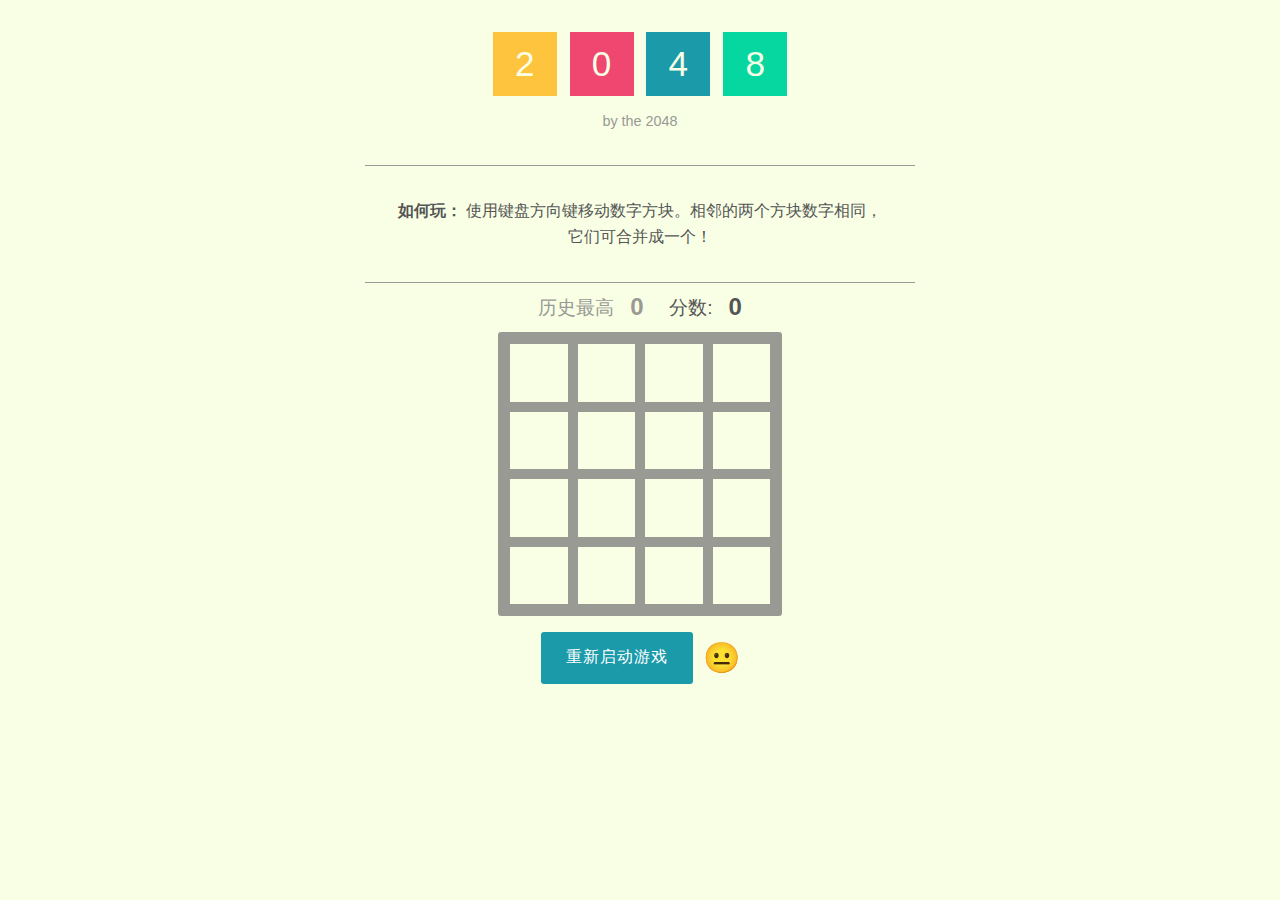
<file: h5游戏/2048/index.html>
<!DOCTYPE html>
<html>
	<head>
		<meta http-equiv="Content-Type" content="text/html; charset=utf-8" />
		<meta name="viewport" content="width=device-width,initial-scale=1.0,maximum-scale=1.0,minimum-scale=1.0,user-scalable=0">
		<title>2048</title>
		<meta name="keywords" content="游戏" />
		<meta name="description" content="游戏 | 2048小游戏" /> 
		<link rel="stylesheet" href="css/style.css"/>
	</head>

	<body>

		<header>
			<div class="container">
				<h1><span>2</span><span>0</span><span>4</span><span>8</span></h1>
				<p class="inspired">by the 2048</p>
			</div>
		</header>

		<div class="container">
			<div class="directions">
				<p id="haiyong" class="haiyong"><strong>如何玩：</strong> 使用键盘方向键移动数字方块。相邻的两个方块数字相同，它们可合并成一个！</p>
			</div>
			<div class="scores">
				<div class="score-container best-score">
					历史最高
					<div class="score">
						<div id="bestScore">0</div>
					</div>
				</div>
				<div class="score-container">
					分数:
					<div class="score">
						<div id="score">0</div>
						<div class="add" id="add"></div>
					</div>
				</div>
			</div>
			<div class="game">
				<div id="tile-container" class="tile-container"></div>
				<div class="end" id="end">游戏结束<div class="monkey">🙈</div><button class="btn not-recommended__item js-restart-btn"
					 id="try-again">再试一次</button></div>
			</div>

			<div class="not-recommended">
				<button class="btn not-recommended__item js-restart-btn" id="restart">重新启动游戏</button>
				<span class="not-recommended__annotation"></span>
			</div>
		
		</div>

		<script src="js/script.js"></script>
	</body>
</html>
</file>
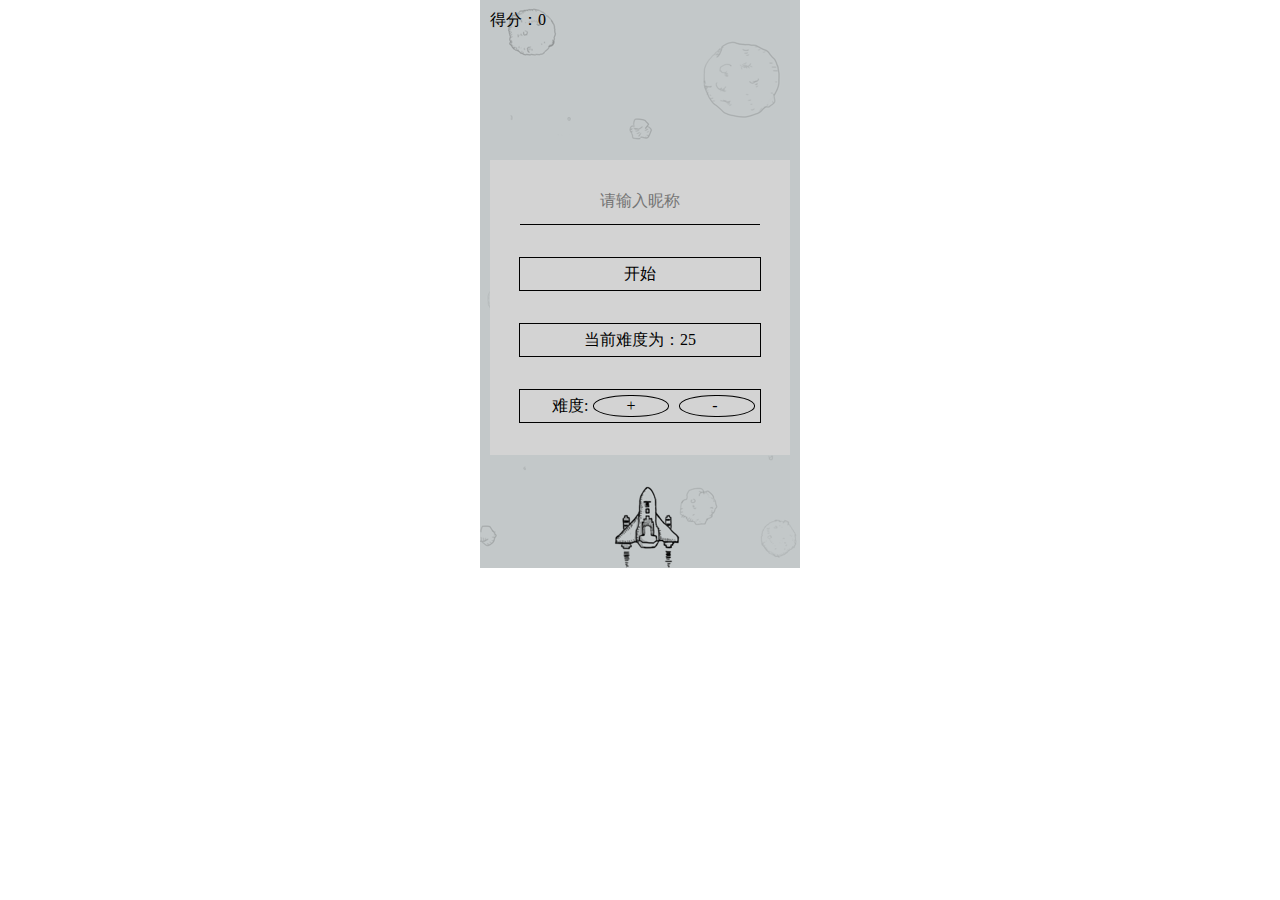
<file: h5游戏/air/index.html>
<!DOCTYPE html>
<html lang="en">

<head>
    <meta charset="UTF-8">
    <meta http-equiv="X-UA-Compatible" content="IE=edge">
    <meta name="viewport" content="width=device-width, initial-scale=1.0">
    <title>飞机大战</title>
    <link rel="stylesheet" href="css/reset.css">
    <style>
        #container {
            width: 320px;
            height: 568px;
            background-image: url(img/background.png);
            position: relative;
            margin: 0 auto;
        }

        #hero {
            width: 66px;
            height: 82px;
            background-image: url(img/herofly.png);
            position: absolute;
            left: 42%;
            top: 486px;
        }

        .enemy {
            width: 38px;
            height: 34px;
            background-image: url(img/enemy1.png);
            position: absolute;
            top: -34px;
        }

        .bullet {
            width: 6px;
            height: 14px;
            background-image: url(img/bullet1.png);
            position: absolute;
        }

        #score {
            position: absolute;
            left: 10px;
            top: 10px;
        }

        #start,
        #end {
            width: 300px;
            background-color: lightgray;
            position: absolute;
            top: 160px;
            left: 50%;
            margin-left: -150px;
            padding: 2rem 0;
            z-index: 1000;
        }

        #start .input {
            width: 80%;
            height: 2rem;
            line-height: 2rem;
            margin-left: 10%;
            border-bottom: 1px solid black;
        }

        input {
            display: block;
            width: 100%;
            text-align: center;
        }

        .but {
            width: 80%;
            height: 2rem;
            line-height: 2rem;
            text-align: center;
            border: 1px solid black;
            margin: 2rem auto 0;
        }

        #end {
            display: none;
        }

        #end #showScore {
            line-height: 1.6rem;
            font-size: 1.4rem;
            text-align: center;
        }

        ul {
            margin: 1.2rem 2rem;
        }

        ul li {
            display: flex;
            justify-content: space-between;
        }

        .hard {
            margin-top: 10%;
            width: 80%;
            height: 2rem;
            line-height: 2rem;
            text-indent: 2em;
            border: 1px solid black;
            margin: 2rem auto 0;
            display: flex;
        }

        .hard span {
            flex: 1;
            margin: 5px;
            border-radius: 48%;
            line-height: 20px;
            border: 1px solid black;
        }
    </style>
</head>

<body>
    <div id="container">
        <div id="start">
            <div class="input">
                <input id="nick" type="text" placeholder="请输入昵称">
            </div>
            <div id="startBut" class="but">开始</div>
            <div id="root">
                <div class="but">当前难度为：<span id="hards">25</span></div>
                <div class="hard">难度:<span id="add">+</span><span id="sub">-</span></div>
            </div>
        </div>
        <div id="end">
            <p id="showScore">100</p>
            <ul>
                <!-- <li>
                    <span>1.</span>
                    <span>leo</span>
                    <span>96</span>
                </li> -->
            </ul>
            <div id="againBut" class="but">再来一次</div>
        </div>
        <p id="score">得分：0</p>
        <div id="hero"></div>
        <div id="enemy">
            <!-- 只有管理权限，没有定位权限 -->
            <!-- <div class="enemy"></div> -->
        </div>
        <div id="bullet">
            <!-- 只有管理权限，没有定位权限 -->
            <!-- <div class="bullet"></div> -->
        </div>
    </div>
</body>
<script src="js/public.js"></script>
<script>
    // 标签
    var dContainer = document.getElementById("container");
    // 全局变量
    var sw = 320;
    var sh = 568;
    var timer = null;

    if (isPhone()) {
        Phonew = document.documentElement.clientWidth + 'px';
        Phoneh = document.documentElement.clientHeight + 'px';
        dContainer.style.width = Phonew;
        dContainer.style.height = Phoneh;
        sw = document.documentElement.offsetWidth;
        sh = document.documentElement.offsetHeight;
    }

</script>
<script src="js/bg.js"></script>
<script src="js/hero.js"></script>
<script src="js/enemy.js"></script>
<script src="js/bullet.js"></script>
<script src="js/check.js"></script>
<script>
    //获取标签
    var dStart = document.getElementById("start");
    var dEnd = document.getElementById("end");
    var startBut = document.getElementById("startBut");
    var againBut = document.getElementById("againBut");
    var iptNick = document.getElementById("nick");
    var pShowScore = document.getElementById("showScore");
    var ul = document.querySelector("ul");
    var add = document.getElementById("add");
    var sub = document.getElementById("sub");
    var hards = document.getElementById("hards");
    // 开始游戏（开启计时）
    var sotime = 25
    function start() {
        timer = setInterval(function () {
            // 2.1 背景滚动
            bgMove();
            // 2.2 hero的操作  pc键盘
            heroMove();
            // 2.3 敌机的创建与运动
            enemyMove();
            // 2.4 子弹的创建与运动
            bulletMove();
            // 2.5 碰撞检测
            check();
        }, sotime)
    }

    //游戏结束
    function gameover() {
        //停止计时
        clearInterval(timer);
        //修改本次得分
        pShowScore.innerHTML = score;
        // 设置排行榜
        setPHB();
        // 显示结束面板
        dEnd.style.display = "block";
    }

    //再来一次
    function again() {
        dEnd.style.display = "none";
        dStart.style.display = "block";
    }

    function setPHB() {
        if (!localStorage.phb) {
            localStorage.phb = "[]";
        }
        var arr = JSON.parse(localStorage.phb);
        var isExit = -1; //昵称是否存在  -1表示不存在
        for (var i = 0; i < arr.length; i++) {
            if (arr[i].nick === iptNick.value) {
                // 存在
                isExit = i;
                break;
            }
        }
        if (isExit != -1) {
            // 更新数据
            arr[isExit].score = score;
        } else {
            //将新数据放入数组
            arr.push({
                nick: iptNick.value,
                score: score
            });
        }
        // 排序
        arr = arr.sort(function (a, b) {
            return b.score - a.score;
        })
        //设置ul的内容
        setUl(arr);

        //将新数据存入到本地
        localStorage.phb = JSON.stringify(arr);
    }
    function setUl(arr) {
        ul.innerHTML = "";
        for (var i = 0; i < arr.length; i++) {
            if (i > 2) {
                break;
            }
            var li = document.createElement("li");
            li.innerHTML = `
                    <span>${i + 1}.</span>
                    <span>${arr[i].nick}</span>
                    <span>${arr[i].score}</span>
            `;
            ul.appendChild(li);
        }
    }

    startBut.onclick = function () {
        if (iptNick.value === "") {
            alert("昵称不能为空");
            return;
        }
        dStart.style.display = 'none';
        start();
    }

    againBut.onclick = function () {
        again();
        //数据还原
        dis = 0;
        count = 0;
        dBullet.innerHTML = "";
        score = 0;
        pScore.innerHTML = "得分：0";
        dEnemy.innerHTML = "";
        setHeroPosition();
    }
    add.onclick = function () {
        sotime = sotime - 1;
        hards.innerHTML = 50-sotime;
    }
    sub.onclick = function () {
        sotime = sotime + 1;
        hards.innerHTML = 50-sotime;
    }

    // phb = [{
    //     nick: "leo",
    //     score: "100"
    // }, {
    //     nick: "li",
    //     score: "80"
    // }]
</script>
</html>
</file>
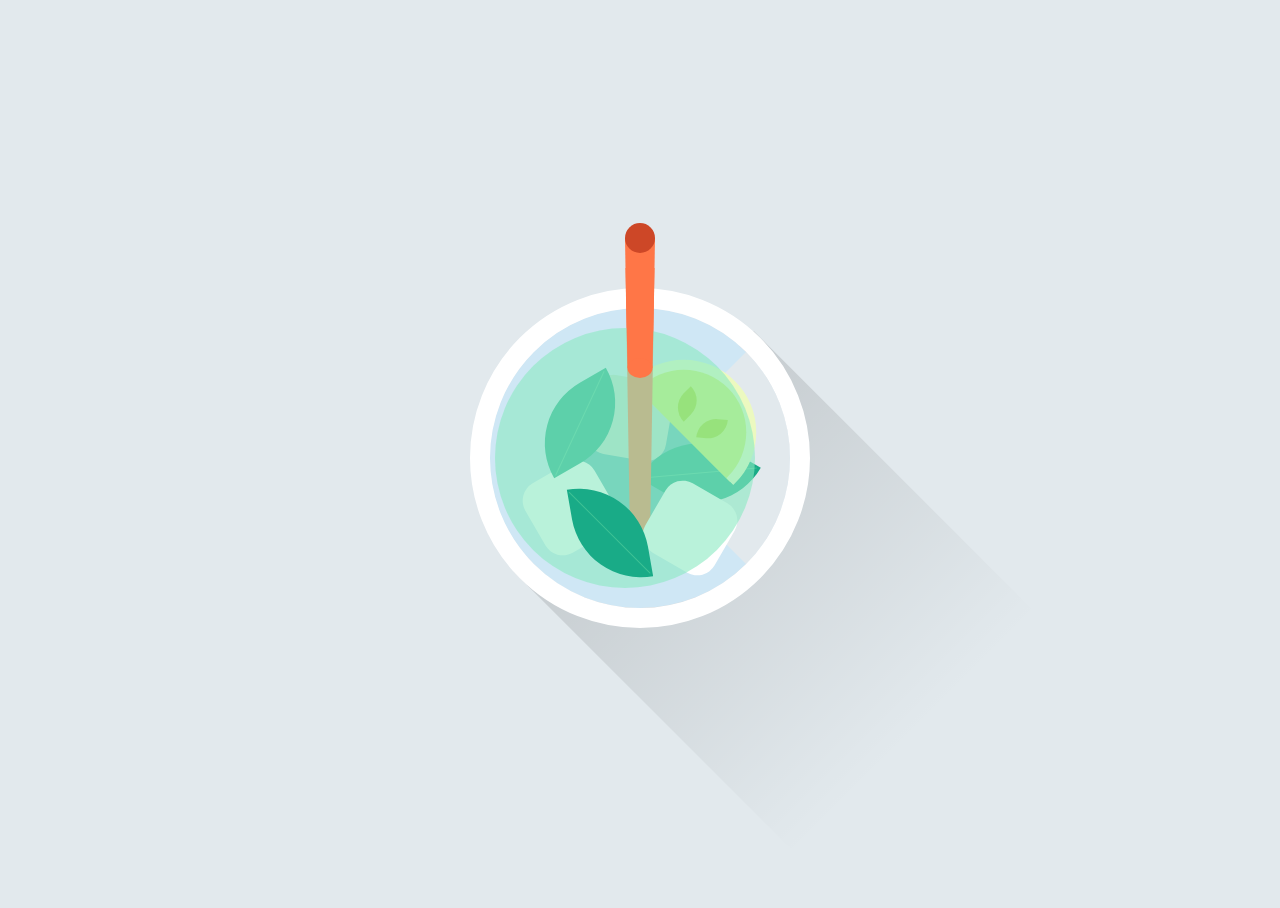
<file: 柠檬茶.html>
<!DOCTYPE html>
<html lang="en">
<head>
    <meta charset="UTF-8">
    <meta http-equiv="X-UA-Compatible" content="IE=edge">
    <meta name="viewport" content="width=device-width, initial-scale=1.0">
    <title>薄荷柠檬茶</title>
</head>
<style>
html,
body,
.wrapper {
  height: 100%;
}

body {
  overflow: hidden;
  background: #e2e9ed;
}

.wrapper {
  display: grid;
  align-items: center;
  justify-content: center;
}

.cooltea {
  position: relative;
  width: 300px;
  height: 300px;
  border: 20px solid #fff;
  border-radius: 50%;
}
.cooltea:before {
  position: absolute;
  z-index: -2;
  width: 0;
  height: 0;
  content: '';
  border-top: 150px solid #cfe7f5;
  border-right: 150px solid #e2e9ed;
  border-bottom: 150px solid #cfe7f5;
  border-left: 150px solid #cfe7f5;
  border-radius: 150px;
}
.cooltea:after {
  position: absolute;
  z-index: -1;
  top: 70px;
  right: 70px;
  bottom: 70px;
  left: 70px;
  content: '';
  border-radius: 50%;
  background: #5db8b6;
}
.cooltea .liquid {
  position: absolute;
  z-index: 3;
  top: 20px;
  right: 20px;
  bottom: 20px;
  left: 20px;
  transform: translatex(-15px);
  -webkit-animation: liquid 1.5s ease-in-out infinite;
  animation: liquid 1.5s ease-in-out infinite;
  border-radius: 50%;
  background: rgba(139, 233, 193, 0.6);
}
.cooltea .straw {
  position: absolute;
  z-index: 1;
  bottom: 70px;
  left: 50%;
  width: 20px;
  height: 0;
  transform: translatex(-50%);
  border-top: 300px solid #ff7647;
  border-right: 5px solid transparent;
  border-left: 5px solid transparent;
}
.cooltea .straw:before {
  position: absolute;
  top: -310px;
  right: 0;
  left: 0;
  height: 20px;
  content: '';
  transform: scale(1.5);
  border-radius: 50%;
  background: #cd4727;
}
.cooltea .straw:after {
  position: absolute;
  top: -10px;
  right: 0;
  left: 0;
  height: 20px;
  content: '';
  border-radius: 50%;
  background: #ff7647;
}
.cooltea .straw-surface {
  position: absolute;
  z-index: 5;
  bottom: 240px;
  left: 50%;
  width: 25px;
  height: 0;
  transform: translatex(-50%);
  border-top: 100px solid #ff7647;
  border-right: 2px solid transparent;
  border-left: 2px solid transparent;
}
.cooltea .straw-surface:after {
  position: absolute;
  top: -10px;
  right: 0;
  left: 0;
  height: 20px;
  content: '';
  border-radius: 50%;
  background: #ff7647;
}
.cooltea .ice-cubes {
  transform-origin: 47% 65%;
  -webkit-animation: ice-cubes 8s ease-in-out infinite;
  animation: ice-cubes 8s ease-in-out infinite;
}
.cooltea .ice-cube {
  width: 80px;
  height: 80px;
  border-radius: 20px;
  background: #fff;
}
.cooltea .ice-cube.ice-cube-1 {
  transform: translate(100px, 70px) rotate(10deg);
  background: #bcdbce;
}
.cooltea .ice-cube.ice-cube-2 {
  position: relative;
  z-index: 2;
  transform: translate(160px, 100px) rotate(30deg);
}
.cooltea .ice-cube.ice-cube-3 {
  transform: translate(40px, 0) rotate(-30deg);
}
.cooltea .leaves {
  transform-origin: 46% -42%;
  -webkit-animation: ice-cubes 12s ease-in-out infinite;
  animation: ice-cubes 12s ease-in-out infinite;
}
.cooltea .leave {
  width: 100px;
  height: 70px;
  border-radius: 100px 0;
  background: #19ab87;
}
.cooltea .leave:before {
  position: absolute;
  width: 1px;
  height: 115px;
  content: '';
  transform: rotate(55deg) translate(10px, -53px);
  background: #3fc295;
}
.cooltea .leave.leave-1 {
  transform: translate(40px, -160px) rotate(-30deg);
}
.cooltea .leave.leave-2 {
  transform: translate(160px, -180px) rotate(30deg);
}
.cooltea .leave.leave-3 {
  position: relative;
  z-index: 4;
  transform: translate(70px, -190px) rotate(80deg);
}
.cooltea .lemon-slice {
  position: absolute;
  z-index: 1;
  width: 125px;
  height: 65px;
  transform: translate(146px, -178px) rotate(45deg);
  -webkit-animation: lemon 3s ease-in-out infinite;
  animation: lemon 3s ease-in-out infinite;
  border: 10px solid #ecf9c0;
  border-bottom: 0;
  border-radius: 100px 100px 0 0;
  background: #cff063;
}
.cooltea .lemon-slice:before,
.cooltea .lemon-slice:after {
  position: absolute;
  width: 30px;
  height: 20px;
  content: '';
  border-radius: 50px 0;
  background: #aad815;
}
.cooltea .lemon-slice:after {
  top: 30px;
  left: 30px;
  transform: rotate(90deg);
}
.cooltea .lemon-slice:before {
  top: 30px;
  right: 30px;
  transform: rotate(-40deg);
}
.cooltea .shadow {
  position: absolute;
  z-index: -10;
  top: 50%;
  width: 400px;
  height: 340px;
  transform: translatey(-50%) rotate(45deg);
  transform-origin: 20% 100%;
  background: linear-gradient(
    to right,
    rgba(0, 0, 0, 0.2) -60%,
    rgba(0, 0, 0, 0)
  );
}

@-webkit-keyframes liquid {
  from {
    transform: translatex(-15px);
  }
  50% {
    transform: translatex(15px);
  }
  to {
    transform: translatex(-15px);
  }
}

@keyframes liquid {
  from {
    transform: translatex(-15px);
  }
  50% {
    transform: translatex(15px);
  }
  to {
    transform: translatex(-15px);
  }
}
@-webkit-keyframes ice-cubes {
  from {
    transform: rotate(0);
  }
  to {
    transform: rotate(360deg);
  }
}
@keyframes ice-cubes {
  from {
    transform: rotate(0);
  }
  to {
    transform: rotate(360deg);
  }
}
@-webkit-keyframes lemon {
  from {
    transform: translate(146px, -178px) rotate(45deg);
  }
  50% {
    transform: translate(146px, -178px) rotate(60deg);
  }
  to {
    transform: translate(146px, -178px) rotate(45deg);
  }
}
@keyframes lemon {
  from {
    transform: translate(146px, -178px) rotate(45deg);
  }
  50% {
    transform: translate(146px, -178px) rotate(60deg);
  }
  to {
    transform: translate(146px, -178px) rotate(45deg);
  }
}

</style>
<body>
    <div class="wrapper">
        <div class="cooltea">
          <div class="liquid"></div>
          <div class="ice-cubes">
            <div class="ice-cube ice-cube-1"></div>
            <div class="ice-cube ice-cube-2"></div>
            <div class="ice-cube ice-cube-3"></div>
          </div>
          <div class="lemon-slice"></div>
          <div class="leaves">
            <div class="leave leave-1"></div>
            <div class="leave leave-2"></div>
            <div class="leave leave-3"></div>
          </div>
          <div class="straw"></div>
          <div class="straw-surface"></div>
          <div class="shadow"></div>
        </div>
      </div>  
</body>

</html>
</file>
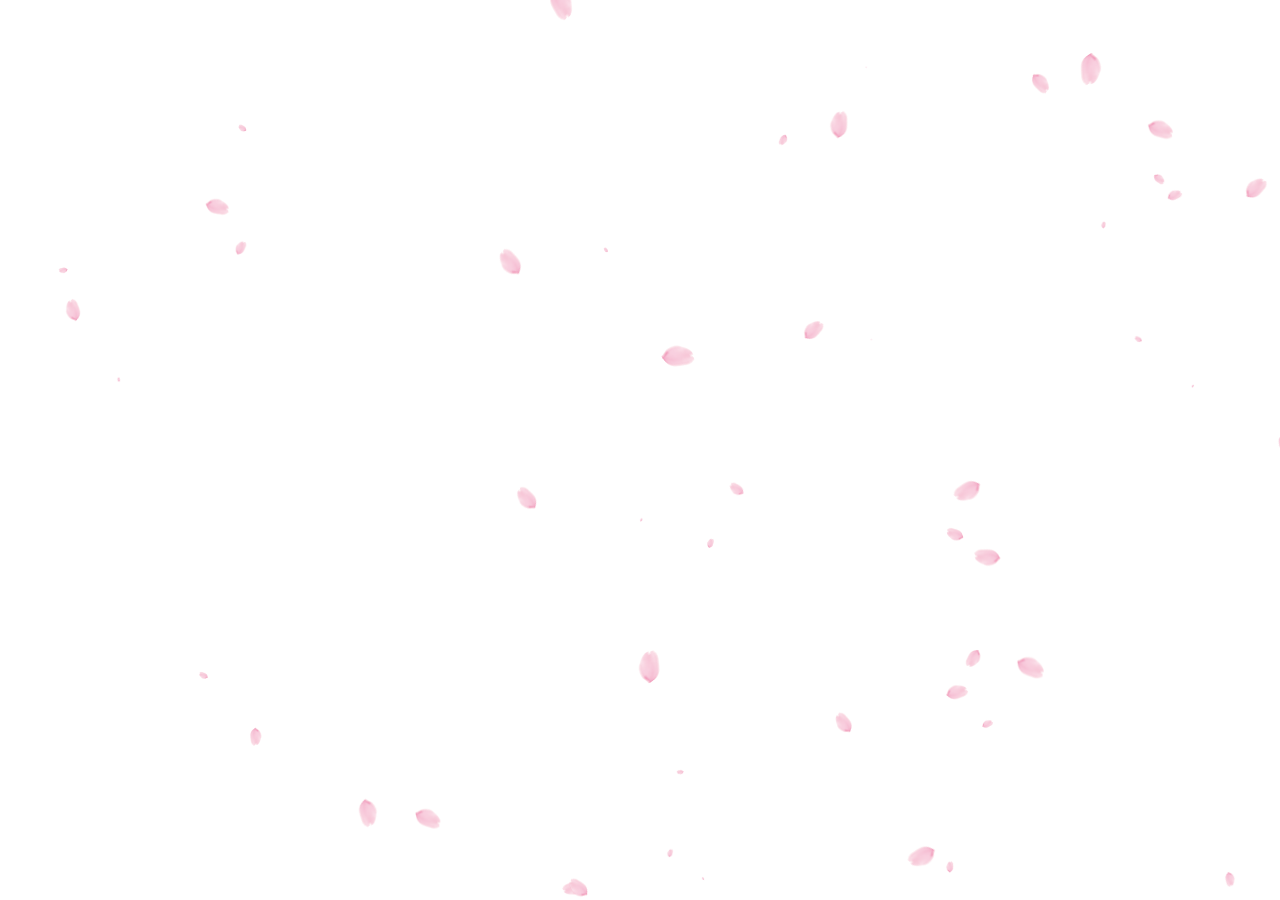
<file: 樱花.html>
<!DOCTYPE html
	PUBLIC "-//W3C//DTD XHTML 1.0 Transitional//EN" "http://www.w3.org/TR/xhtml1/DTD/xhtml1-transitional.dtd">
<html xmlns="http://www.w3.org/1999/xhtml">

<head>
	<meta http-equiv="Content-Type" content="text/html; charset=utf-8" />
	<title></title>
</head>

<body>
</body>

<script>
	var stop, staticx;
	//#region 
	var img = new Image();
	img.src = "[data-uri]";
	//#endregion
	function Sakura(x, y, s, r, fn) {
		this.x = x;
		this.y = y;
		this.s = s;
		this.r = r;
		this.fn = fn;
	}

	Sakura.prototype.draw = function (cxt) {
		cxt.save();
		var xc = 40 * this.s / 4;
		cxt.translate(this.x, this.y);
		cxt.rotate(this.r);
		cxt.drawImage(img, 0, 0, 40 * this.s, 40 * this.s)
		cxt.restore();
	}

	Sakura.prototype.update = function () {
		this.x = this.fn.x(this.x, this.y);
		this.y = this.fn.y(this.y, this.y);
		this.r = this.fn.r(this.r);
		if (this.x > window.innerWidth ||
			this.x < 0 ||
			this.y > window.innerHeight ||
			this.y < 0
		) {
			this.r = getRandom('fnr');
			if (Math.random() > 0.4) {
				this.x = getRandom('x');
				this.y = 0;
				this.s = getRandom('s');
				this.r = getRandom('r');
			} else {
				this.x = window.innerWidth;
				this.y = getRandom('y');
				this.s = getRandom('s');
				this.r = getRandom('r');
			}
		}
	}

	SakuraList = function () {
		this.list = [];
	}
	SakuraList.prototype.push = function (sakura) {
		this.list.push(sakura);
	}
	SakuraList.prototype.update = function () {
		for (var i = 0, len = this.list.length; i < len; i++) {
			this.list[i].update();
		}
	}
	SakuraList.prototype.draw = function (cxt) {
		for (var i = 0, len = this.list.length; i < len; i++) {
			this.list[i].draw(cxt);
		}
	}
	SakuraList.prototype.get = function (i) {
		return this.list[i];
	}
	SakuraList.prototype.size = function () {
		return this.list.length;
	}

	function getRandom(option) {
		var ret, random;
		switch (option) {
			case 'x':
				ret = Math.random() * window.innerWidth;
				break;
			case 'y':
				ret = Math.random() * window.innerHeight;
				break;
			case 's':
				ret = Math.random();
				break;
			case 'r':
				ret = Math.random() * 6;
				break;
			case 'fnx':
				random = -0.5 + Math.random() * 1;
				ret = function (x, y) {
					return x + 0.5 * random - 1.7;
				};
				break;
			case 'fny':
				random = 1.5 + Math.random() * 0.7
				ret = function (x, y) {
					return y + random;
				};
				break;
			case 'fnr':
				random = Math.random() * 0.03;
				ret = function (r) {
					return r + random;
				};
				break;
		}
		return ret;
	}

	function startSakura() {

		requestAnimationFrame = window.requestAnimationFrame ||
			window.mozRequestAnimationFrame ||
			window.webkitRequestAnimationFrame ||
			window.msRequestAnimationFrame ||
			window.oRequestAnimationFrame;
		var canvas = document.createElement('canvas'),
			cxt;
		staticx = true;
		canvas.height = window.innerHeight;
		canvas.width = window.innerWidth;
		canvas.setAttribute('style', 'position: fixed;left: 0;top: 0;pointer-events: none;');
		canvas.setAttribute('id', 'canvas_sakura');
		document.getElementsByTagName('body')[0].appendChild(canvas);
		cxt = canvas.getContext('2d');
		var sakuraList = new SakuraList();
		for (var i = 0; i < 50; i++) {
			var sakura, randomX, randomY, randomS, randomR, randomFnx, randomFny;
			randomX = getRandom('x');
			randomY = getRandom('y');
			randomR = getRandom('r');
			randomS = getRandom('s');
			randomFnx = getRandom('fnx');
			randomFny = getRandom('fny');
			randomFnR = getRandom('fnr');
			sakura = new Sakura(randomX, randomY, randomS, randomR, {
				x: randomFnx,
				y: randomFny,
				r: randomFnR
			});
			sakura.draw(cxt);
			sakuraList.push(sakura);
		}
		stop = requestAnimationFrame(function () {
			cxt.clearRect(0, 0, canvas.width, canvas.height);
			sakuraList.update();
			sakuraList.draw(cxt);
			stop = requestAnimationFrame(arguments.callee);
		})
	}

	window.onresize = function () {
		var canvasSnow = document.getElementById('canvas_snow');
		canvasSnow.width = window.innerWidth;
		canvasSnow.height = window.innerHeight;
	}

	img.onload = function () {
		startSakura();
	}

	function stopp() {
		if (staticx) {
			var child = document.getElementById("canvas_sakura");
			child.parentNode.removeChild(child);
			window.cancelAnimationFrame(stop);
			staticx = false;
		} else {
			startSakura();
		}
	}
</script>

</html>
</file>
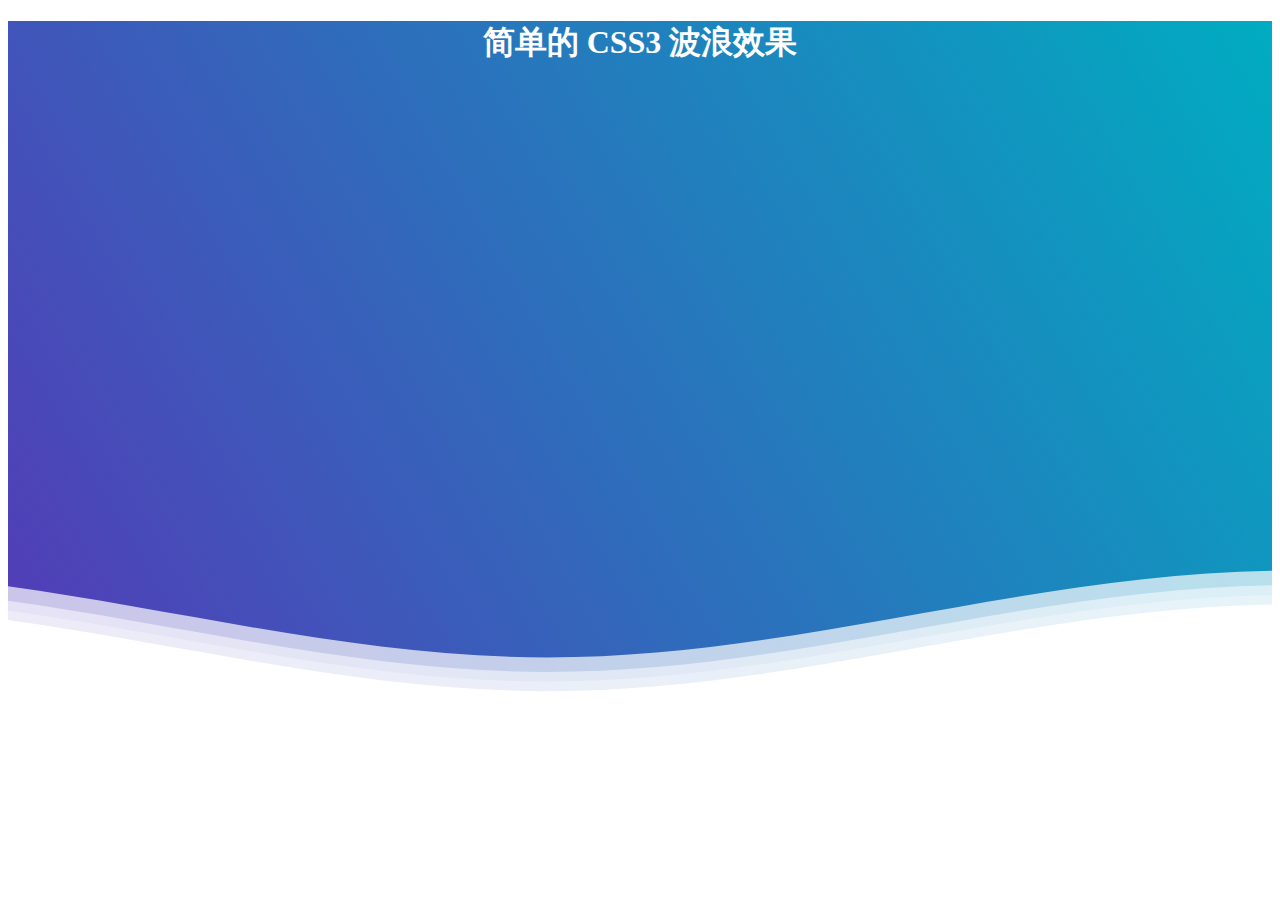
<file: 波浪效果.html>
<!DOCTYPE html>
<html lang="en">

<head>
    <meta charset="UTF-8">
    <meta http-equiv="X-UA-Compatible" content="IE=edge">
    <meta name="viewport" content="width=device-width, initial-scale=1.0">
    <title>波浪效果</title>
</head>
<style>
    .header {
        position: relative;
        text-align: center;
        background: linear-gradient(60deg, rgba(84, 58, 183, 1) 0%, rgba(0, 172, 193, 1) 100%);
        /* 	background: #FFAFBD;  
	background: -webkit-linear-gradient(to right, #ffc3a0, #FFAFBD);  
	background: linear-gradient(to right, #ffc3a0, #FFAFBD); 
 */
        color: white;
    }


    .inner-header {
        height: 60vh;
        width: 100%;
        margin: 0;
        padding: 0;
    }



    .waves {
        position: relative;
        width: 100%;
        height: 15vh;
        margin-bottom: -7px;
        /*Fix for safari gap*/
        min-height: 100px;
        max-height: 150px;
    }

    .content {
        position: relative;
        height: 20vh;
        text-align: center;
        background-color: white;
    }

    .content a {
        margin: 0 5px;
        font-size: 12px;
        color: #333;
    }

    .content a:hover {
        color: #000;
    }

    /* Animation */

    .parallax>use {
        animation: move-forever 25s cubic-bezier(0.55, 0.5, 0.45, 0.5) infinite;
    }

    .parallax>use:nth-child(1) {
        animation-delay: -2s;
        animation-duration: 7s;
    }

    .parallax>use:nth-child(2) {
        animation-delay: -3s;
        animation-duration: 10s;
    }

    .parallax>use:nth-child(3) {
        animation-delay: -4s;
        animation-duration: 13s;
    }

    .parallax>use:nth-child(4) {
        animation-delay: -5s;
        animation-duration: 20s;
    }

    @keyframes move-forever {
        0% {
            transform: translate3d(-90px, 0, 0);
        }

        100% {
            transform: translate3d(85px, 0, 0);
        }
    }

    /*Shrinking for mobile*/
    @media (max-width: 768px) {
        .waves {
            height: 40px;
            min-height: 40px;
        }

        .content {
            height: 30vh;
        }

        h1 {
            font-size: 24px;
        }
    }
</style>

<body>
    <div class="header">
        <div class="inner-header flex">
            <h1>简单的 CSS3 波浪效果</h1>
        </div>

        <div>
            <svg class="waves" xmlns="http://www.w3.org/2000/svg" xmlns:xlink="http://www.w3.org/1999/xlink"
                viewBox="0 24 150 28" preserveAspectRatio="none" shape-rendering="auto">
                <defs>
                    <path id="gentle-wave"
                        d="M-160 44c30 0 58-18 88-18s 58 18 88 18 58-18 88-18 58 18 88 18 v44h-352z" />
                </defs>
                <g class="parallax">
                    <use xlink:href="#gentle-wave" x="48" y="0" fill="rgba(255,255,255,0.7" />
                    <use xlink:href="#gentle-wave" x="48" y="3" fill="rgba(255,255,255,0.5)" />
                    <use xlink:href="#gentle-wave" x="48" y="5" fill="rgba(255,255,255,0.3)" />
                    <use xlink:href="#gentle-wave" x="48" y="7" fill="#fff" />
                </g>
            </svg>
        </div>
    </div>

</html>
</body>

</html>
</file>
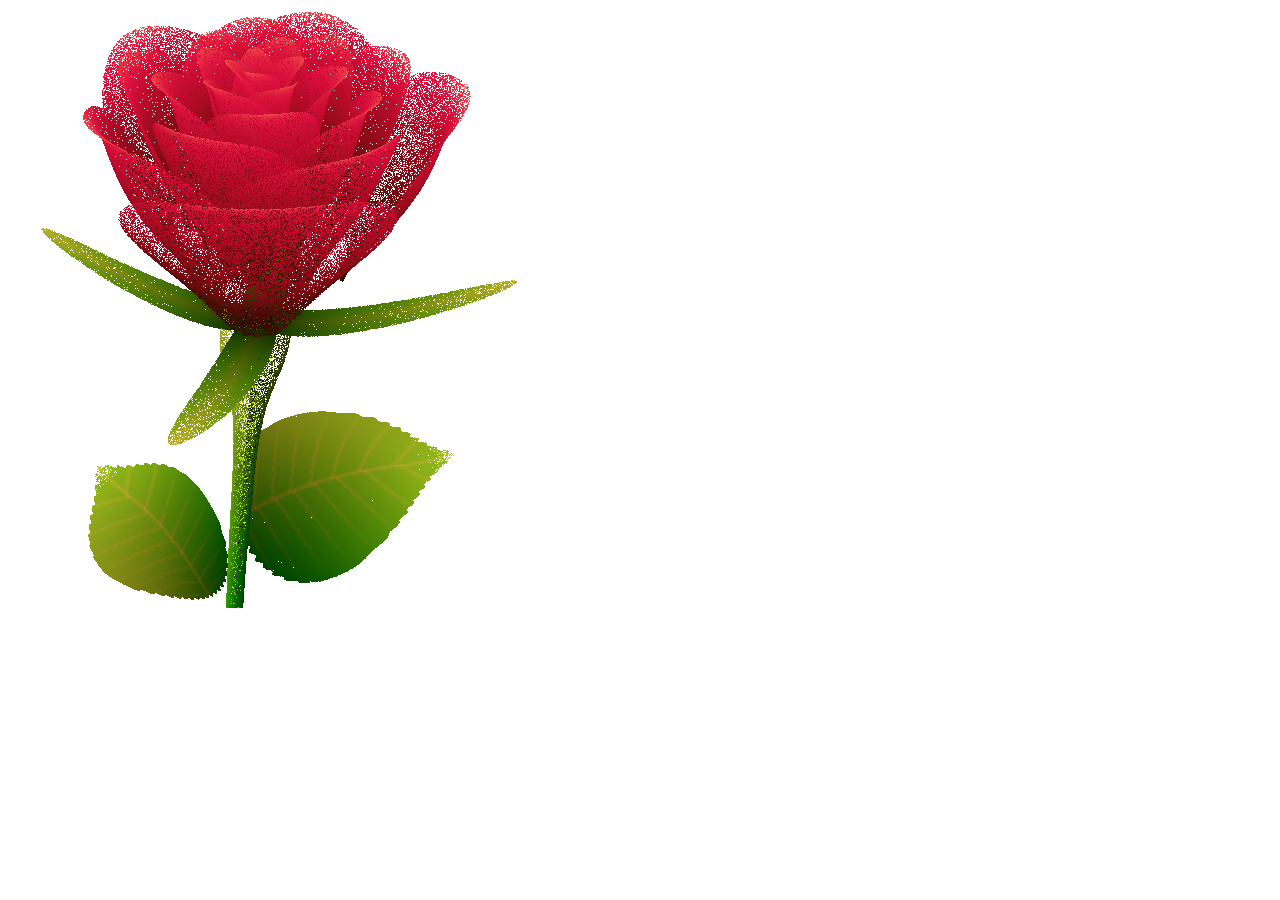
<file: 玫瑰花.html>
<!DOCTYPE html>
<html lang="en">

<head>
    <meta charset="UTF-8">
    <meta http-equiv="X-UA-Compatible" content="IE=edge">
    <meta name="viewport" content="width=device-width, initial-scale=1.0">
    <title>玫瑰花</title>
</head>

<body>
    <canvas id='c'></canvas>
    <script>
        var b = document.body;
        var c = document.getElementsByTagName('canvas')[0];
        var a = c.getContext('2d');
        document.body.clientWidth;

        with (m = Math) C = cos, S = sin, P = pow,
            R = random; c.width = c.height = f = 600; h = -250; function p(a, b, c) {
                if (c > 60) return [S(a * 7) * (13 + 5 / (.2 + P(b * 4, 4))) - S(b) * 50,
                b * f + 50, 625 + C(a * 7) * (13 + 5 / (.2 + P(b * 4, 4))) + b * 400, a * 1 - b / 2, a]; A = a * 2 - 1; B = b * 2 - 1;
                if (A * A + B * B < 1) {
                    if (c > 37) {
                        n = (j = c & 1) ? 6 : 4; o = .5 / (a + .01) + C(b * 125) * 3 - a * 300; w = b * h; return [o * C(n) + w * S(n) + j * 610 - 390,
                        o * S(n) - w * C(n) + 550 - j * 350, 1180 + C(B + A) * 99 - j * 300, .4 - a * .1 + P(1 - B * B, -h * 6) * .15 - a * b * .4 + C(a + b) / 5 + P(C((o * (a + 1) + (B > 0 ? w : -w)) / 25), 30) * .1 * (1 - B * B), o / 1e3 + .7 - o * w * 3e-6]
                    } if (c > 32) {
                        c = c * 1.16 - .15;
                        o = a * 45 - 20; w = b * b * h; z = o * S(c) + w * C(c) + 620; return [o * C(c) - w * S(c), 28 + C(B * .5) * 99 - b * b * b * 60 - z / 2 - h,
                            z, (b * b * .3 + P((1 - (A * A)), 7) * .15 + .3) * b, b * .7]
                    } o = A * (2 - b) * (80 - c * 2); w = 99 - C(A) * 120 - C(b) * (-h - c * 4.9) + C(P(1 - b, 7)) * 50 + c * 2; z = o * S(c) + w * C(c) + 700;
                    return [o * C(c) - w * S(c), B * 99 - C(P(b, 7)) * 50 - c / 3 - z / 1.35 + 450, z, (1 - b / 1.2) * .9 + a * .1, P((1 - b), 20) / 4 + .05]
                }
            }
        setInterval('for(i=0;i<1e4;i++)if(s=p(R(),R(),i%46/.74)){z=s[2];x=~~(s[0]*f/z-h);y=~~(s[1]*f/z-h);if(!m[q=y*f+x]|m[q]>z)m[q]=z,a.fillStyle="rgb("+~(s[3]*h)+","+~(s[4]*h)+","+~(s[3]*s[3]*-80)+")",a.fillRect(x,y,1,1)}', 0)
    </script>
</body>

</html>
</file>
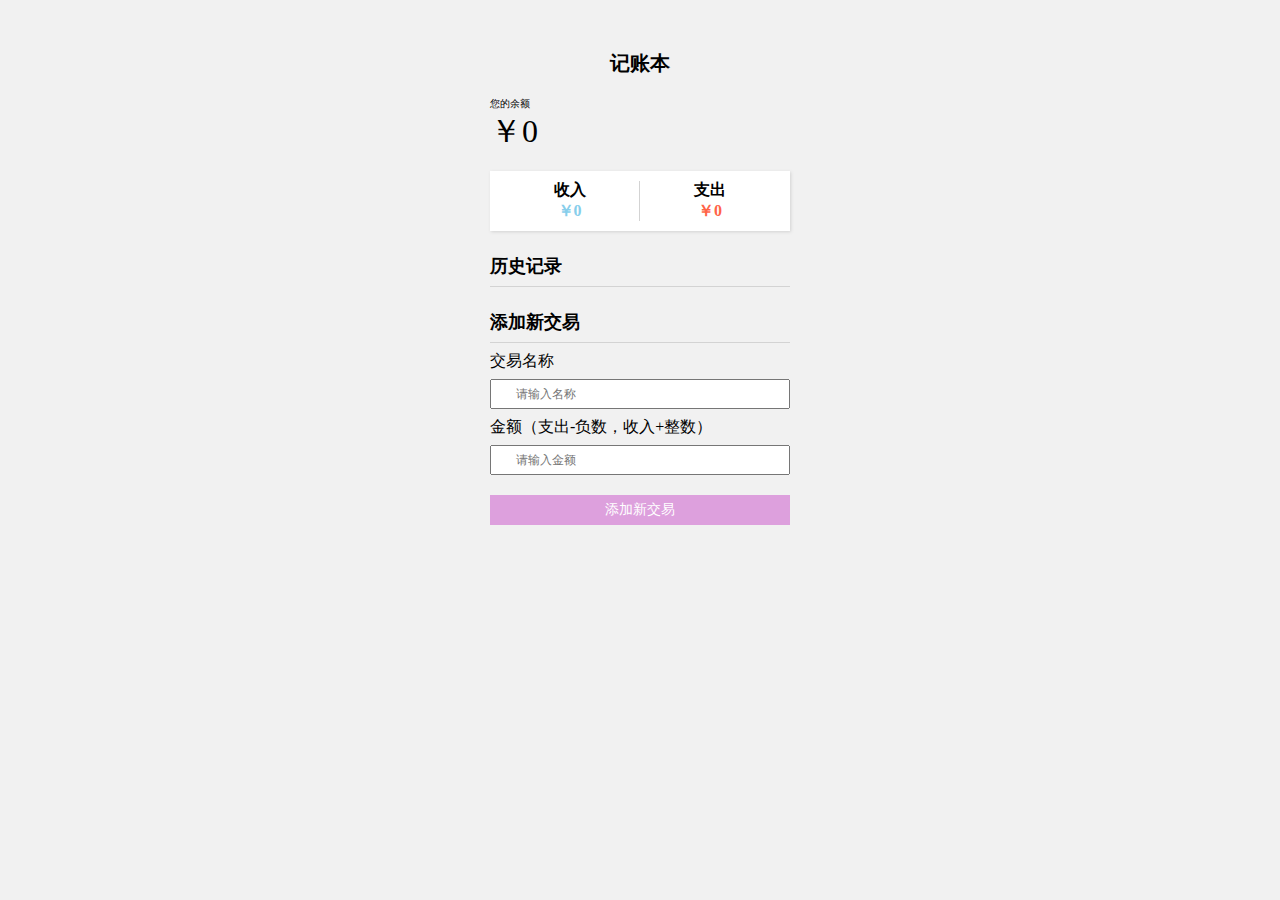
<file: 记账本.html>
<!DOCTYPE html>
<html lang="en">

<head>
    <meta charset="UTF-8">
    <meta http-equiv="X-UA-Compatible" content="IE=edge">
    <meta name="viewport" content="width=device-width, initial-scale=1.0">
    <title>记账本</title>
    <style>
        * {
            margin: 0;
            padding: 0;
            list-style: none;
            box-sizing: border-box;
        }

        html {
            font-size: 62.5%;
        }

        body {
            background-color: #f1f1f1;
        }

        .container {
            width: 400px;
            padding: 50px;
            margin: 0 auto;
            position: relative;
        }

        h1 {
            text-align: center;
        }

        .container>p:nth-of-type(2) {
            line-height: 4rem;
            font-size: 3.2rem;
        }

        section {
            height: 6rem;
            padding: 1rem;
            background-color: #fff;
            margin-top: 2rem;
            box-shadow: 1px 1px 3px lightgray;
        }

        section .item {
            width: 50%;
            height: 100%;
            float: left;
            border-right: 1px solid lightgray;
            display: flex;
            flex-wrap: wrap;
            align-content: center;
        }

        section .zhichu {
            border: 0;
        }

        section .item p {
            width: 100%;
            text-align: center;
            font-size: 1.6rem;
            font-weight: 900;
        }

        h2 {
            margin-top: 1.5rem;
            line-height: 4rem;
            font-size: 1.8rem;
            border-bottom: 1px solid lightgray;
        }

        li {
            height: 3rem;
            background-color: #fff;
            margin: 1rem auto;
            font-size: 1.2rem;
            position: relative;
        }

        li span {
            float: left;
            width: 46%;
            height: 3rem;
            line-height: 3rem;
        }

        li .name {
            margin-left: 2%;
        }

        li .money {
            text-align: right;
        }

        li .del {
            width: 2rem;
            height: 2rem;
            line-height: 2rem;
            text-align: center;
            color: #fff;
            background-color: tomato;
            font-size: 1.2rem;
            position: absolute;
            left: -2rem;
            top: .5rem;
            display: none;
        }

        li:hover .del {
            display: block;
        }

        .show {
            line-height: 3.6rem;
            font-size: 1.6rem;
        }

        input {
            display: block;
            width: 100%;
            height: 3rem;
            line-height: 3rem;
            font-size: 1.2rem;
            text-indent: 2.4rem;
        }

        #add {
            height: 3rem;
            line-height: 3rem;
            font-size: 1.4rem;
            color: #fff;
            background-color: plum;
            text-align: center;
            margin-top: 2rem;
        }

        #add:hover {
            cursor: pointer;
        }

        .alert {
            width: 100%;
            font-size: 1.8rem;
            color: #fff;
            text-align: center;
            position: absolute;
            top: 0;
            left: 0;
            transition: all .5s;
            overflow: hidden;
            line-height: 4rem;
        }

        #error {
            background-color: tomato;
            box-shadow: 0 0 5px tomato;
            height: 0;
        }

        #success {
            background-color: skyblue;
            box-shadow: 0 0 5px skyblue;
            height: 0;
        }
    </style>
</head>

<body>
    <div class="container">
        <h1>记账本</h1>
        <p style="margin-top: 2rem;">您的余额</p>
        <p>￥<span id="yue">0</span></p>
        <section>
            <div class="item shouru">
                <p>收入</p>
                <p style="color: skyblue">￥<span id="shouru">0.00</span></p>
            </div>
            <div class="item zhichu">
                <p>支出</p>
                <p style="color: tomato">￥<span id="zhichu">0.00</span></p>
            </div>
        </section>
        <h2>历史记录</h2>
        <ul>
            <!-- <li>
                <span class="name">投资</span>
                <span class="money">-1000</span>
                <span class="del">x</span>
            </li> -->
        </ul>
        <h2>添加新交易</h2>
        <p class="show">交易名称</p>
        <input id="name" type="text" placeholder="请输入名称">
        <p class="show">金额（支出-负数，收入+整数）</p>
        <input id="money" type="text" placeholder="请输入金额">
        <div id="add">添加新交易</div>

        <p id="error" class="alert">请输入正确的信息!</p>
        <p id="success" class="alert">信息添加成功!</p>
    </div>
    <script>
        //关于本地存储的构造函数
        /*localStorage.record = [
            {
        
            },
            {
        
            },
            {
        
            }
        ]*/
        function Record() {
            if (!localStorage.record) {
                localStorage.record = '[]';
            }
        }

        //获取缓存的记录内容
        Record.prototype.getRecords = function () {
            return JSON.parse(localStorage.record);
        }

        //添加新数据
        Record.prototype.addData = function (data) {
            // 拿到数组   添加数据   更新缓存
            var arr = this.getRecords();
            arr.push(data);
            localStorage.record = JSON.stringify(arr);
        }

        //清除所有数据
        Record.prototype.removeAllData = function () {
            localStorage.clear();
        }

        // 删掉指定数据
        Record.prototype.delData = function (index) {
            var arr = this.getRecords();
            arr.splice(index, 1);
            localStorage.record = JSON.stringify(arr);
        }

        //计算总收入
        Record.prototype.shouru = function () {
            var total = 0;
            var arr = this.getRecords();
            arr.forEach(function (data) {
                if (data.type === "+") {
                    total += data.money / 1;
                }
            })
            return total;
        }


        //计算总支出
        Record.prototype.zhichu = function () {
            var total = 0;
            var arr = this.getRecords();
            arr.forEach(function (data) {
                if (data.type === "-") {
                    total += data.money / 1;
                }
            })
            return total;
        }
    </script>
    <script>

        //1.根据缓存显示历史记录
        //创建record对象
        var record = new Record();
        //2.获取历史记录，并添加对应的li
        if (record.getRecords != []) {
            for (let i = 0; i < record.getRecords().length; i++) {
                addLi(record.getRecords()[i]);
            }
        }
        setMoney();
        var namein = document.querySelector('#name');//姓名框
        var moneyin = document.querySelector('#money');//金额框
        var add = document.querySelector('#add');//添加交易
        //记录每一笔钱
        add.addEventListener('click', function () {
            //1.判断输入框的内容
            if (!isAlert()) {
                errorAlert();
                return;
            }
            //2.创建li,填充li,添加li
            //把我们输进去的数据存储在一个集合里
            var data = {
                name: namein.value,
                type: moneyin.value.slice(0, 1),
                money: moneyin.value.slice(1)
            }
            addLi(data);
            record.addData(data);
            setMoney();
            namein.value = '';
            moneyin.value = '';
            successAlert();
        });
        function addLi(data) {
            var ul = document.querySelector('ul');//获取历史记录
            var str = `<li style="border-right:4px solid ${data.type === "+" ? "skyblue" : "tomato"}">
                <span class="name">${data.name}</span>
                <span class="money" style="color:${data.type === "+" ? "skyblue" : "tomato"}">${data.type + data.money}</span>
                <span class="del">x</span>
            </li>`;
            ul.insertAdjacentHTML('beforeend', str);
            var li = ul.children[ul.children.length - 1];
            li.children[li.children.length - 1].addEventListener('click', function () {
                for (let i = 0; i < record.getRecords().length; i++) {
                    if (li.children[0].innerHTML == record.getRecords()[i].name) {
                        record.delData(i);
                    }
                }
                setMoney();
                ul.removeChild(li);
            })
        }
        //输出框内容不合理就提醒用户
        //加减开头，要么就是纯整数，小数的话小数点在整数后且最多两位
        //如果输入框内容不合理，就弹窗提醒用户
        function isAlert() {
            var reg = /^[\+\-](\d+|\d+\.\d{1,2})$/;
            if (namein.value === "" || reg.test(moneyin.value) === false) {
                return false;
            }
            else {
                return true;
            }
        }
        function setMoney() {
            var shouru = document.querySelector('#shouru');
            var zhichu = document.querySelector('#zhichu');
            var yue = document.querySelector('#yue');
            shouru.innerHTML = record.shouru();
            zhichu.innerHTML = record.zhichu();
            yue.innerHTML = record.shouru() - record.zhichu();
        }
        function huifu() {
            var error = document.querySelector('#error');
            error.style.height = '0';
        }
        function errorAlert() {
            var error = document.querySelector('#error');
            error.style.height = '4rem';
            setTimeout(function () {
                error.style.height = '0';
            }, 800);
        }
        function successAlert() {
            var success = document.querySelector('#success');
            success.style.height = '4rem';
            setTimeout(function () {
                success.style.height = '0';
            }, 800);
        }
    </script>
</body>

</html>
</file>
<file: h5游戏/2048/css/style.css>
html,
body,
div,
span,
applet,
object,
iframe,
h1,
h2,
h3,
h4,
h5,
h6,
p,
blockquote,
pre,
a,
abbr,
acronym,
address,
big,
cite,
code,
del,
dfn,
em,
img,
ins,
kbd,
q,
s,
samp,
small,
strike,
strong,
sub,
sup,
tt,
var,
b,
u,
i,
center,
dl,
dt,
dd,
ol,
ul,
li,
fieldset,
form,
label,
legend,
table,
caption,
tbody,
tfoot,
thead,
tr,
th,
td,
article,
aside,
canvas,
details,
embed,
figure,
figcaption,
footer,
header,
hgroup,
menu,
nav,
output,
ruby,
section,
summary,
time,
mark,
audio,
video {
    margin: 0;
    padding: 0;
    border: 0;
    font-size: 100%;
    font: inherit;
    vertical-align: baseline
}

article,
aside,
details,
figcaption,
figure,
footer,
header,
hgroup,
menu,
nav,
section {
    display: block
}

body {
    line-height: 1
}

ol,
ul {
    list-style: none
}

blockquote,
q {
    quotes: none
}

blockquote:before,
blockquote:after,
q:before,
q:after {
    content: '';
    content: none
}

table {
    border-collapse: collapse;
    border-spacing: 0
}

@charset "UTF-8";
@import url("https://fonts.googleapis.com/css?family=Arvo");

* {
    box-sizing: border-box;
}

a {
    color: #1B9AAA;
    text-decoration: none;
    border-bottom: 1px solid currentColor;
}

a:hover {
    color: #14727e;
}

a:focus,
a:active {
    color: #0d4a52;
}

body,
html {
    position: relative;
    width: 100%;
    height: 100%;
    display: -webkit-box;
    display: -ms-flexbox;
    display: flex;
    -webkit-box-orient: vertical;
    -webkit-box-direction: normal;
    -ms-flex-direction: column;
    flex-direction: column;
    font-family: "Arvo", Helvetica, sans-serif;
    font-family: 12px;
    color: #555;
    background: #F8FFE5;
}

strong {
    font-weight: bold;
}

p {
    line-height: 1.6;
    font-size: 16px;
}
@media screen and (max-width:400px) {
    .haiyong{
        font-size: 12px;
    }
}

.inspired {
    margin-top: 1em;
    font-size: 0.9rem;
    color: #9a9a95;
}

header {
    color: #F8FFE5;
    text-align: center;
}

header span {
    display: inline-block;
    box-sizing: border-box;
    width: 4rem;
    height: 4rem;
    line-height: 4rem;
    margin: 0 0.4rem;
    background: #FFC43D;
}
@media screen and (max-width:440px) {
    header span {
        width: 3rem;
        height: 3rem;
        line-height: 3rem;
    }
}
@media screen and (max-width:375px) {
    header span {
        width: 2.5rem;
        height: 2.5rem;
        line-height: 2.5rem;
    }
}

header span:nth-of-type(2) {
    background: #EF476F;
}

header span:nth-of-type(3) {
    background: #1B9AAA;
}

header span:nth-of-type(4) {
    background: #06D6A0;
}

h1 {
    font-size: 2.2rem;
}

.directions {
    padding: 2rem;
    border-top: 1px solid #9a9a95;
    border-bottom: 1px solid #9a9a95;
}
@media screen and (max-width:440px) {
    .directions{
        padding: 1rem;

    }
}
.container {
    margin: 0 auto;
    padding-bottom: 3.5rem;
    -webkit-box-flex: 1;
    -ms-flex: 1;
    flex: 1;
    width: 100%;
    max-width: 550px;
    text-align: center;
}

header .container {
    padding: 0;
    padding: 2rem 4rem;
    max-width: 900px;
}
@media screen and (max-width:440px) {
    header .container {
        padding: 1rem 2rem;
    }
}
.scores {
    display: -webkit-box;
    display: -ms-flexbox;
    display: flex;
    -webkit-box-pack: center;
    -ms-flex-pack: center;
    justify-content: center;
}

.score-container {
    display: -webkit-box;
    display: -ms-flexbox;
    display: flex;
    -webkit-box-pack: center;
    -ms-flex-pack: center;
    justify-content: center;
    -webkit-box-align: center;
    -ms-flex-align: center;
    align-items: center;
    margin: 0.8rem;
    font-size: 1.2rem;
    line-height: 1;
    color: #555;
}

.score-container.best-score {
    color: #9a9a95;
}

.score {
    margin-left: 1rem;
    position: relative;
    font-weight: bold;
    font-size: 1.5rem;
    vertical-align: middle;
    text-align: right;
}

.game {
    position: relative;
    margin: 0 auto;
    background: #9a9a95;
    padding: 7px;
    display: inline-block;
    border-radius: 3px;
    box-sizing: border-box;
}

.tile-container {
    border-radius: 6px;
    position: relative;
    width: 270px;
    height: 270px;
}

.tile,
.background {
    display: block;
    color: #F8FFE5;
    position: absolute;
    width: 67.5px;
    height: 67.5px;
    box-sizing: border-box;
    text-align: center;
}

.background {
    z-index: 1;
    text-align: center;
    border: 5px solid #9a9a95;
    background-color: #F8FFE5;
}

.tile {
    opacity: 0;
    z-index: 2;
    background: #FFC43D;
    color: #F8FFE5;
    display: -webkit-box;
    display: -ms-flexbox;
    display: flex;
    -webkit-box-align: center;
    -ms-flex-align: center;
    align-items: center;
    -webkit-box-pack: center;
    -ms-flex-pack: center;
    justify-content: center;
    font-size: 1.8rem;
    align-items: center;
    -webkit-transition: 110ms ease-in-out;
    transition: 110ms ease-in-out;
    border-radius: 3px;
    border: 7px solid #9a9a95;
    box-sizing: border-box;
}

.tile--4 {
    background: #EF476F;
    color: #F8FFE5;
}

.tile--8 {
    background: #1B9AAA;
    color: #F8FFE5;
}

.tile--16 {
    background: #06D6A0;
    color: #F8FFE5;
}

.tile--32 {
    background: #f37694;
    color: #F8FFE5;
}

.tile--64 {
    background: #22c2d6;
    color: #F8FFE5;
}

.tile--128 {
    background: #17f8be;
    color: #F8FFE5;
}

.tile--256 {
    background: #ffd470;
    color: #F8FFE5;
}

.tile--512 {
    background: #eb184a;
    color: #F8FFE5;
}

.tile--1024 {
    background: #14727e;
    color: #F8FFE5;
}

.tile--2048 {
    background: #05a47b;
    color: #F8FFE5;
}

.tile--pop {
    -webkit-animation: pop 0.3s ease-in-out;
    animation: pop 0.3s ease-in-out;
    -webkit-animation-fill-mode: forwards;
    animation-fill-mode: forwards;
}

.tile--shrink {
    -webkit-animation: shrink 0.5s ease-in-out;
    animation: shrink 0.5s ease-in-out;
    -webkit-animation-fill-mode: forwards;
    animation-fill-mode: forwards;
}

.add {
    position: absolute;
    opacity: 0;
    left: 120%;
    top: 0;
    font-size: 1rem;
    color: #1B9AAA;
}

.add.active {
    -webkit-animation: add 0.8s ease-in-out;
    animation: add 0.8s ease-in-out;
}

@-webkit-keyframes add {
    0% {
        opacity: 1;
        top: 0;
    }

    100% {
        opacity: 0;
        top: -100%;
    }
}

@keyframes add {
    0% {
        opacity: 1;
        top: 0;
    }

    100% {
        opacity: 0;
        top: -100%;
    }
}

@-webkit-keyframes pop {
    0% {
        -webkit-transform: scale(0.5);
        transform: scale(0.5);
        opacity: 0;
    }

    90% {
        -webkit-transform: scale(1.1);
        transform: scale(1.1);
        opacity: 1;
    }

    100% {
        -webkit-transform: scale(1);
        transform: scale(1);
        opacity: 1;
    }
}

@keyframes pop {
    0% {
        -webkit-transform: scale(0.5);
        transform: scale(0.5);
        opacity: 0;
    }

    90% {
        -webkit-transform: scale(1.1);
        transform: scale(1.1);
        opacity: 1;
    }

    100% {
        -webkit-transform: scale(1);
        transform: scale(1);
        opacity: 1;
    }
}

@-webkit-keyframes shrink {
    0% {
        -webkit-transform: scale(1);
        transform: scale(1);
        opacity: 1;
    }

    100% {
        -webkit-transform: scale(0.9);
        transform: scale(0.9);
        opacity: 0.9;
    }
}

@keyframes shrink {
    0% {
        -webkit-transform: scale(1);
        transform: scale(1);
        opacity: 1;
    }

    100% {
        -webkit-transform: scale(0.9);
        transform: scale(0.9);
        opacity: 0.9;
    }
}

.end {
    opacity: 0;
    position: absolute;
    top: 0;
    left: 0;
    width: 100%;
    height: 100%;
    z-index: -1;
    display: -webkit-box;
    display: -ms-flexbox;
    display: flex;
    -webkit-box-orient: vertical;
    -webkit-box-direction: normal;
    -ms-flex-direction: column;
    flex-direction: column;
    -webkit-box-pack: center;
    -ms-flex-pack: center;
    justify-content: center;
    -webkit-box-align: center;
    -ms-flex-align: center;
    align-items: center;
    background: rgba(85, 85, 85, 0.9);
    color: white;
    font-size: 2rem;
    -webkit-transition: opacity 0.3s ease-in-out;
    transition: opacity 0.3s ease-in-out;
}

.end btn {
    margin-top: 1rem;
}

.end.active {
    opacity: 1;
    z-index: 1000;
}

.monkey {
    font-size: 3rem;
    margin: 1rem 0;
}

.btn {
    font-family: inherit;
    font-size: 1rem;
    border: none;
    background: #1B9AAA;
    letter-spacing: 1px;
    color: white;
    font-weight: 300;
    padding: 0.9em 1.5em;
    border-radius: 3px;
    border: 1px solid transparent;
    cursor: pointer;
}

.btn:hover {
    background-color: #14727e;
}

.btn:active {
    background-color: #0d4a52;
}

.btn:focus {
    box-shadow: 0 0 10px #0d4a52 inset;
    outline: none;
}

.not-recommended {
    display: -webkit-box;
    display: -ms-flexbox;
    display: flex;
    -webkit-box-pack: center;
    -ms-flex-pack: center;
    justify-content: center;
    -webkit-box-align: center;
    -ms-flex-align: center;
    align-items: center;
    margin-top: 0.8rem;
}
.not-recommended *+* {
    margin-left: 10px;
}

.not-recommended__item+.not-recommended__annotation:before {
    font-size: 30px;
    content: "😐";
}

.not-recommended__item:hover+.not-recommended__annotation:before {
    content: "😟";
}

.not-recommended__item:focus+.not-recommended__annotation:before {
    content: "😄";
}

.not-recommended__item:active+.not-recommended__annotation:before {
    content: "😨";
}
footer {
    background-color: #158ca5;
    bottom: 0;
    box-shadow: 0px 0px 10px 5px rgba(0, 0, 0, 0.5);
    color: white;
    display: flex;
    justify-content: space-around;
    left: 0;
    padding: 15px;
    position: fixed;
    right: 0;
}
footer a {
    color: white;
}
footer .center {
    justify-content: center;
}
</file>
